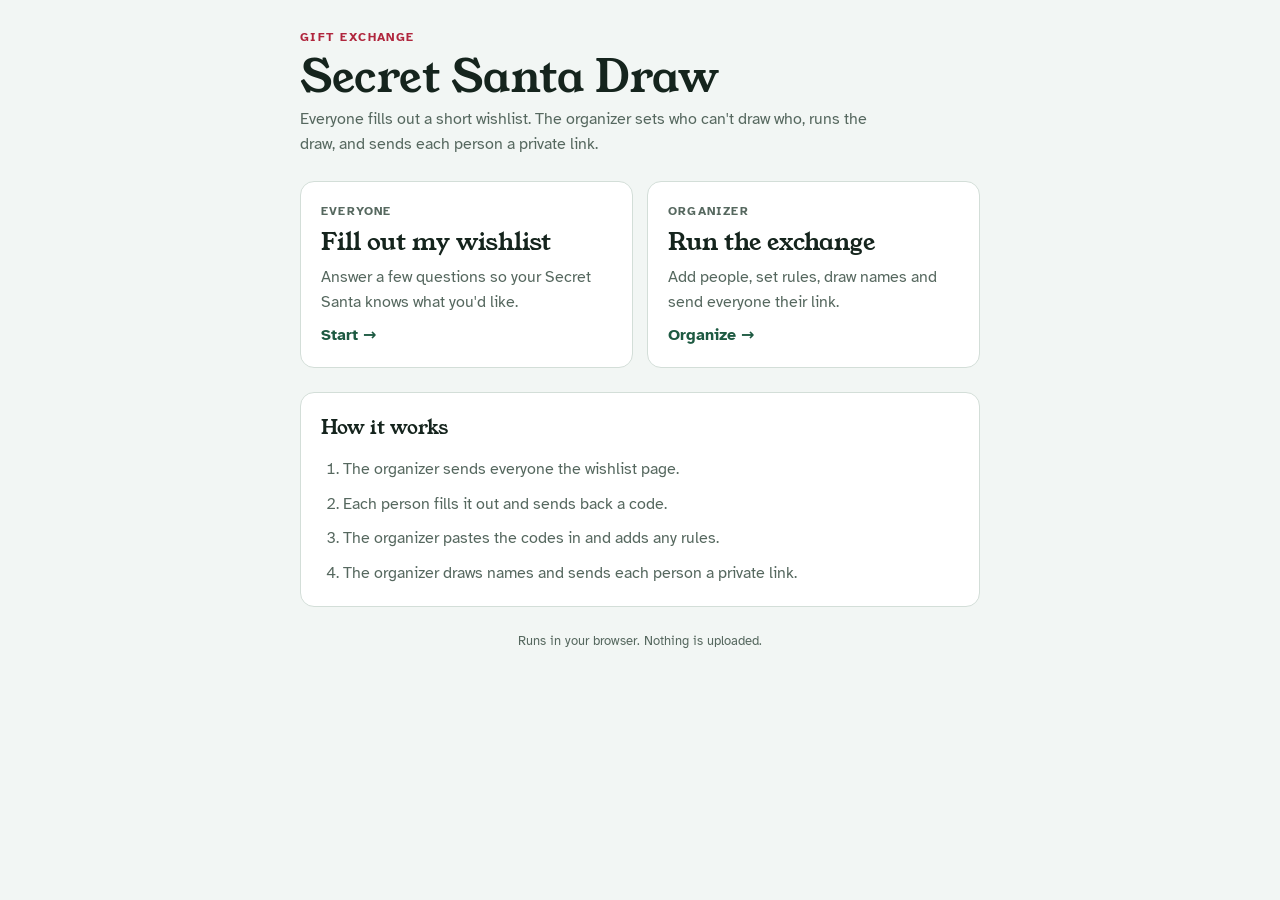
<file: index.html>
<!doctype html>
<html lang="en">
<head>
<meta charset="utf-8">
<meta name="viewport" content="width=device-width, initial-scale=1, viewport-fit=cover">
<title>Secret Santa Draw</title>
<meta name="description" content="Collect wishlists, set who can't draw who, and send everyone a private link to their match.">
<link rel="preconnect" href="https://fonts.googleapis.com">
<link rel="preconnect" href="https://fonts.gstatic.com" crossorigin>
<link rel="stylesheet" href="https://fonts.googleapis.com/css2?family=Young+Serif&family=Atkinson+Hyperlegible:ital,wght@0,400;0,700;1,400&display=swap">
<link rel="icon" type="image/png" href="img/favicon.png">
<link rel="apple-touch-icon" href="img/favicon.png">
<link rel="stylesheet" href="css/style.css">
<script src="js/home.js"></script>
</head>
<body>
<main class="wrap">
  <header>
    <span class="eyebrow">Gift exchange</span>
    <h1>Secret Santa Draw</h1>
    <p class="lede">Everyone fills out a short wishlist. The organizer sets who can't draw who, runs the draw, and sends each person a private link.</p>
  </header>

  <div class="choices">
    <a class="choice" href="wishlist.html">
      <span class="who">Everyone</span>
      <h2>Fill out my wishlist</h2>
      <p>Answer a few questions so your Secret Santa knows what you'd like.</p>
      <span class="go">Start →</span>
    </a>
    <a class="choice" href="organize.html">
      <span class="who">Organizer</span>
      <h2>Run the exchange</h2>
      <p>Add people, set rules, draw names and send everyone their link.</p>
      <span class="go">Organize →</span>
    </a>
  </div>

  <div class="block">
    <h3>How it works</h3>
    <ol class="steps">
      <li>The organizer sends everyone the wishlist page.</li>
      <li>Each person fills it out and sends back a code.</li>
      <li>The organizer pastes the codes in and adds any rules.</li>
      <li>The organizer draws names and sends each person a private link.</li>
    </ol>
  </div>

  <footer>Runs in your browser. Nothing is uploaded.</footer>
</main>
</body>
</html>
</file>
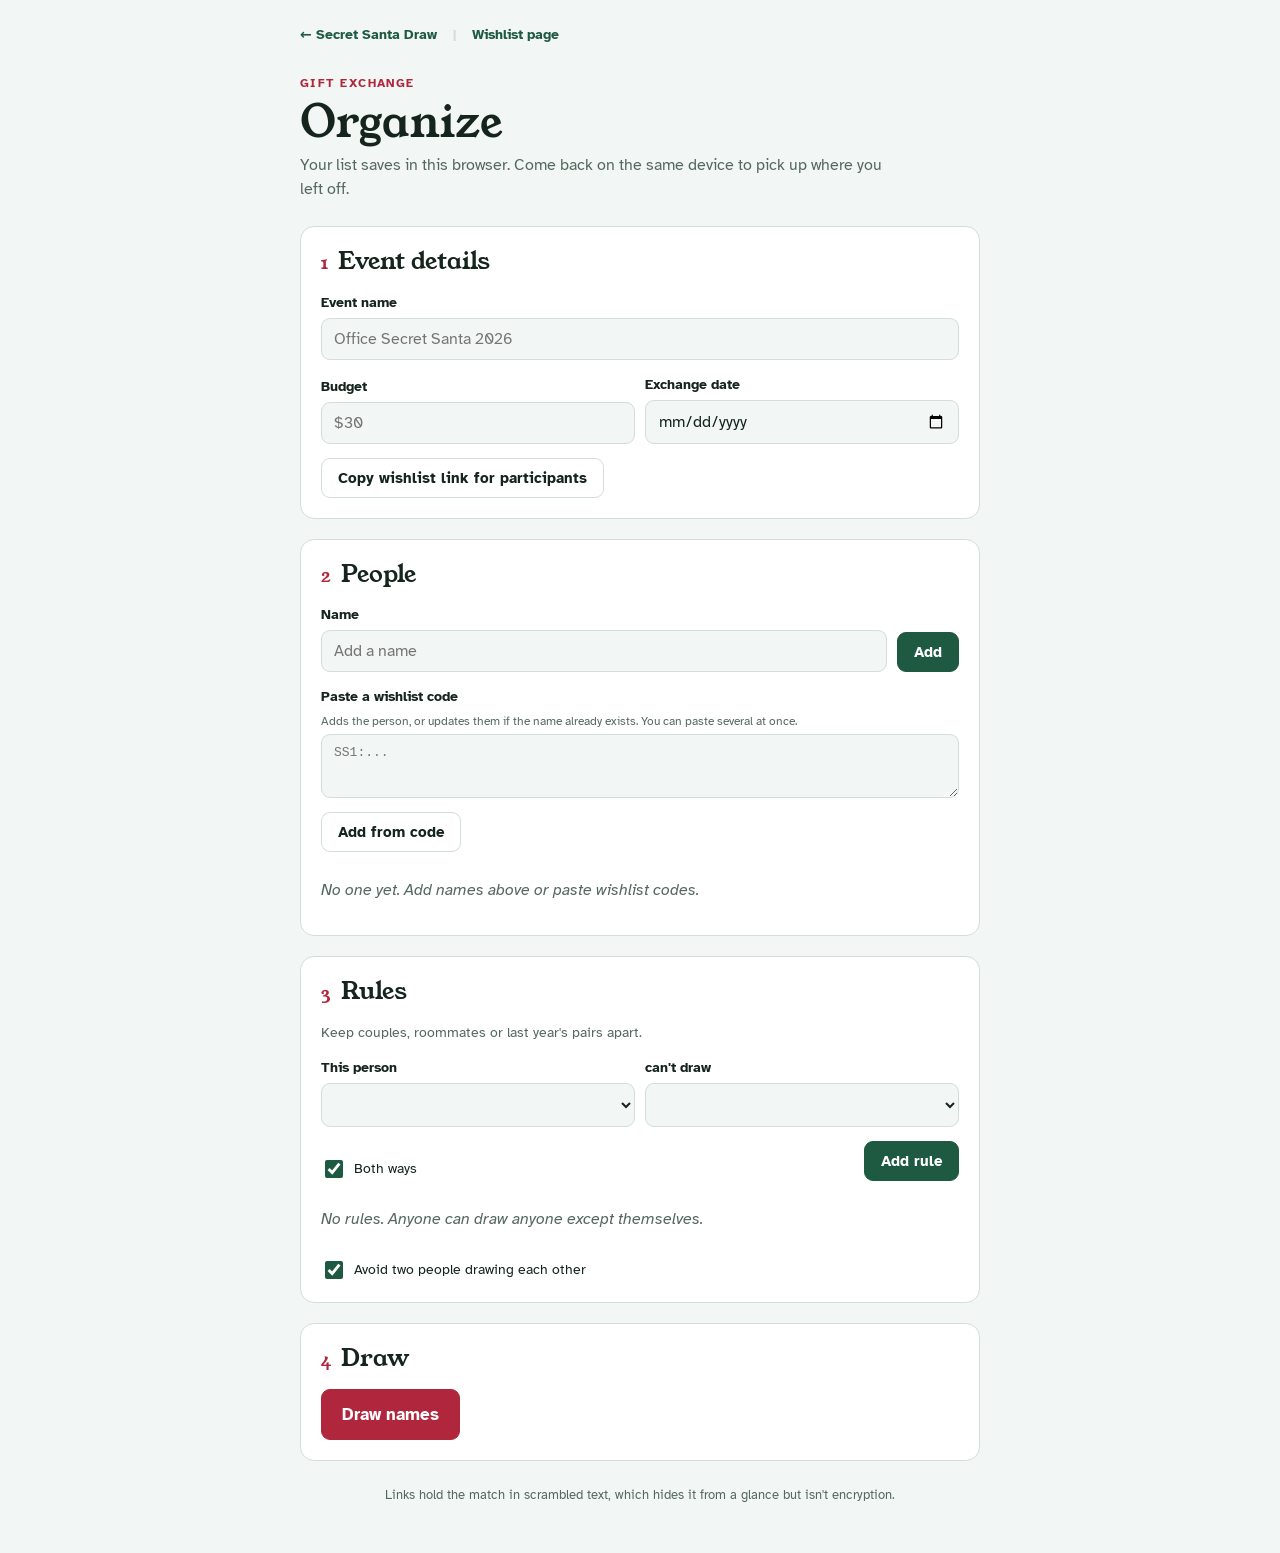
<file: organize.html>
<!doctype html>
<html lang="en">
<head>
<meta charset="utf-8">
<meta name="viewport" content="width=device-width, initial-scale=1, viewport-fit=cover">
<title>Secret Santa Organizer</title>
<link rel="preconnect" href="https://fonts.googleapis.com">
<link rel="preconnect" href="https://fonts.gstatic.com" crossorigin>
<link rel="stylesheet" href="https://fonts.googleapis.com/css2?family=Young+Serif&family=Atkinson+Hyperlegible:ital,wght@0,400;0,700;1,400&display=swap">
<link rel="icon" type="image/png" href="img/favicon.png">
<link rel="apple-touch-icon" href="img/favicon.png">
<link rel="stylesheet" href="css/style.css">
</head>
<body>
<main class="wrap">
  <nav class="topnav">
    <a href="index.html">← Secret Santa Draw</a>
    <span class="sep">|</span>
    <a href="wishlist.html">Wishlist page</a>
  </nav>

  <header>
    <span class="eyebrow" id="event-eyebrow">Gift exchange</span>
    <h1>Organize</h1>
    <p class="lede">Your list saves in this browser. Come back on the same device to pick up where you left off.</p>
  </header>

  <section class="panel">
    <!-- 1. Event -->
    <div class="block">
      <div class="block-head"><span class="step">1</span><h2>Event details</h2></div>
      <div class="row">
        <label>Event name <input type="text" id="ev-name" placeholder="Office Secret Santa 2026"></label>
      </div>
      <div class="row">
        <label>Budget <input type="text" id="ev-budget" placeholder="$30"></label>
        <label>Exchange date <input type="date" id="ev-date"></label>
      </div>
      <div class="row">
        <button class="btn fit" id="copy-form-link">Copy wishlist link for participants</button>
      </div>
    </div>

    <!-- 2. People -->
    <div class="block">
      <div class="block-head"><span class="step">2</span><h2>People</h2></div>
      <div class="row">
        <label>Name <input type="text" id="add-name" placeholder="Add a name"></label>
        <button class="btn primary fit" id="add-person">Add</button>
      </div>
      <label>Paste a wishlist code <small>Adds the person, or updates them if the name already exists. You can paste several at once.</small>
        <textarea class="code" id="import-code" rows="2" placeholder="SS1:..."></textarea>
      </label>
      <div class="row"><button class="btn fit" id="import-btn">Add from code</button></div>
      <p class="error" id="people-error" hidden></p>
      <ul class="list" id="people-list"></ul>
    </div>

    <!-- 3. Rules -->
    <div class="block">
      <div class="block-head"><span class="step">3</span><h2>Rules</h2></div>
      <p class="hint">Keep couples, roommates or last year's pairs apart.</p>
      <div class="row">
        <label>This person <select id="ex-a"></select></label>
        <label>can't draw <select id="ex-b"></select></label>
      </div>
      <div class="row">
        <label class="check"><input type="checkbox" id="ex-both" checked> Both ways</label>
        <button class="btn primary fit" id="ex-add">Add rule</button>
      </div>
      <ul class="list" id="ex-list"></ul>
      <label class="check"><input type="checkbox" id="no-swaps" checked> Avoid two people drawing each other</label>
    </div>

    <!-- 4. Draw -->
    <div class="block">
      <div class="block-head"><span class="step">4</span><h2>Draw</h2></div>
      <div class="row"><button class="btn big fit" id="draw-btn">Draw names</button></div>
      <p class="error" id="draw-error" hidden></p>
      <div id="results" class="fields" hidden>
        <p class="notice">Send each person only their own link. Drawing again replaces every match, so old links will show old results.</p>
        <label class="check"><input type="checkbox" id="show-matches"> Show matches to me (spoils it if you're playing)</label>
        <ul class="list" id="result-list"></ul>
      </div>
    </div>
  </section>

  <footer>Links hold the match in scrambled text, which hides it from a glance but isn't encryption.</footer>
</main>

<script src="js/common.js"></script>
<script src="js/draw.js"></script>
<script src="js/organize.js"></script>
</body>
</html>
</file>
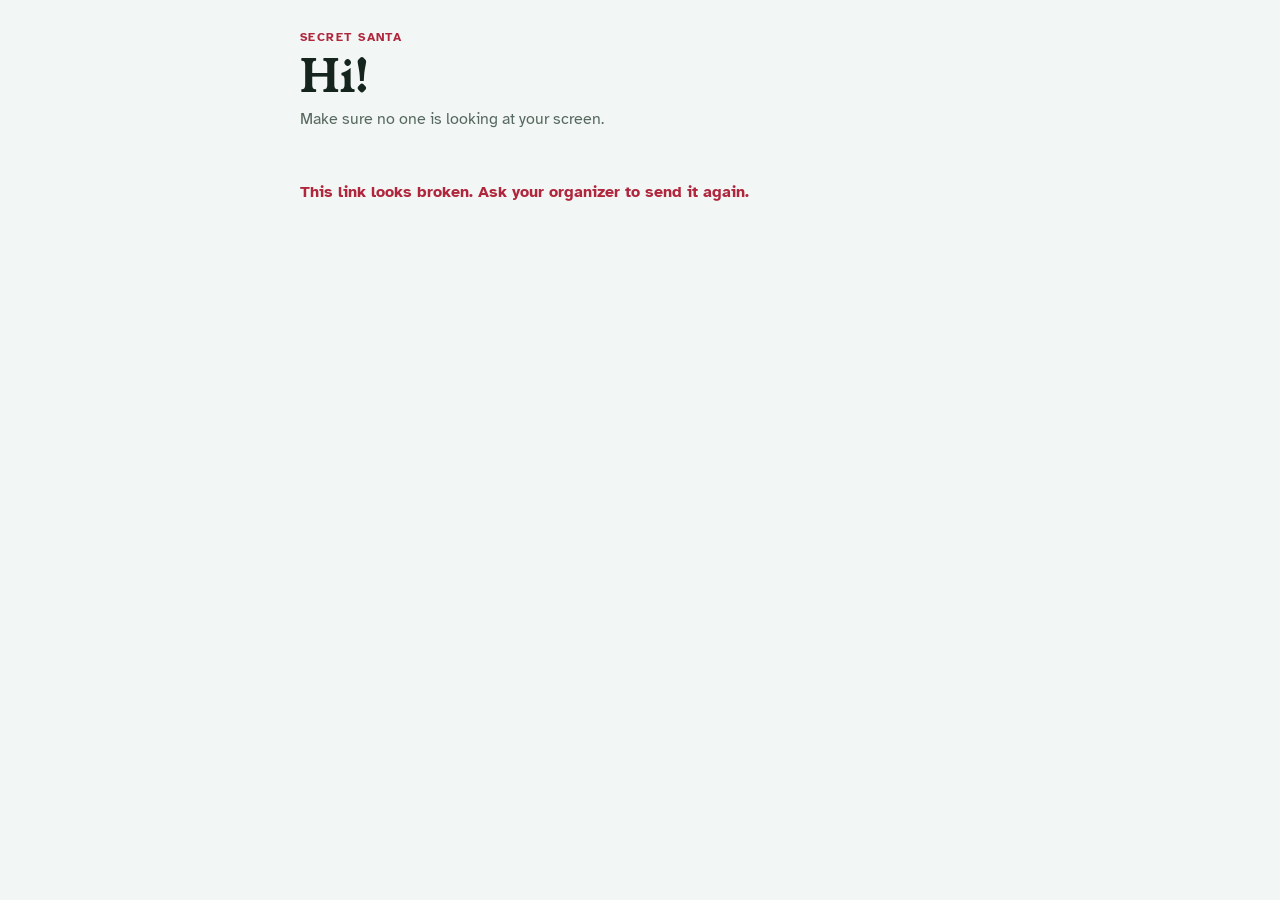
<file: reveal.html>
<!doctype html>
<html lang="en">
<head>
<meta charset="utf-8">
<meta name="viewport" content="width=device-width, initial-scale=1, viewport-fit=cover">
<title>Your Secret Santa Match</title>
<meta name="robots" content="noindex">
<link rel="preconnect" href="https://fonts.googleapis.com">
<link rel="preconnect" href="https://fonts.gstatic.com" crossorigin>
<link rel="stylesheet" href="https://fonts.googleapis.com/css2?family=Young+Serif&family=Atkinson+Hyperlegible:ital,wght@0,400;0,700;1,400&display=swap">
<link rel="icon" type="image/png" href="img/favicon.png">
<link rel="apple-touch-icon" href="img/favicon.png">
<link rel="stylesheet" href="css/style.css">
</head>
<body>
<main class="wrap">
  <header>
    <span class="eyebrow" id="rv-event">Secret Santa</span>
    <h1 id="rv-hello">Hi!</h1>
    <p class="lede">Make sure no one is looking at your screen.</p>
  </header>

  <div class="row"><button class="btn big fit" id="rv-btn">Reveal my person</button></div>

  <div class="block reveal" id="rv-card" hidden>
    <span class="tag">You're getting a gift for</span>
    <div class="receiver" id="rv-name"></div>
    <div class="facts" id="rv-facts"></div>
    <dl class="answers" id="rv-answers"></dl>
  </div>

  <p class="error" id="rv-error" hidden>This link looks broken. Ask your organizer to send it again.</p>
</main>

<script src="js/common.js"></script>
<script src="js/reveal.js"></script>
</body>
</html>
</file>
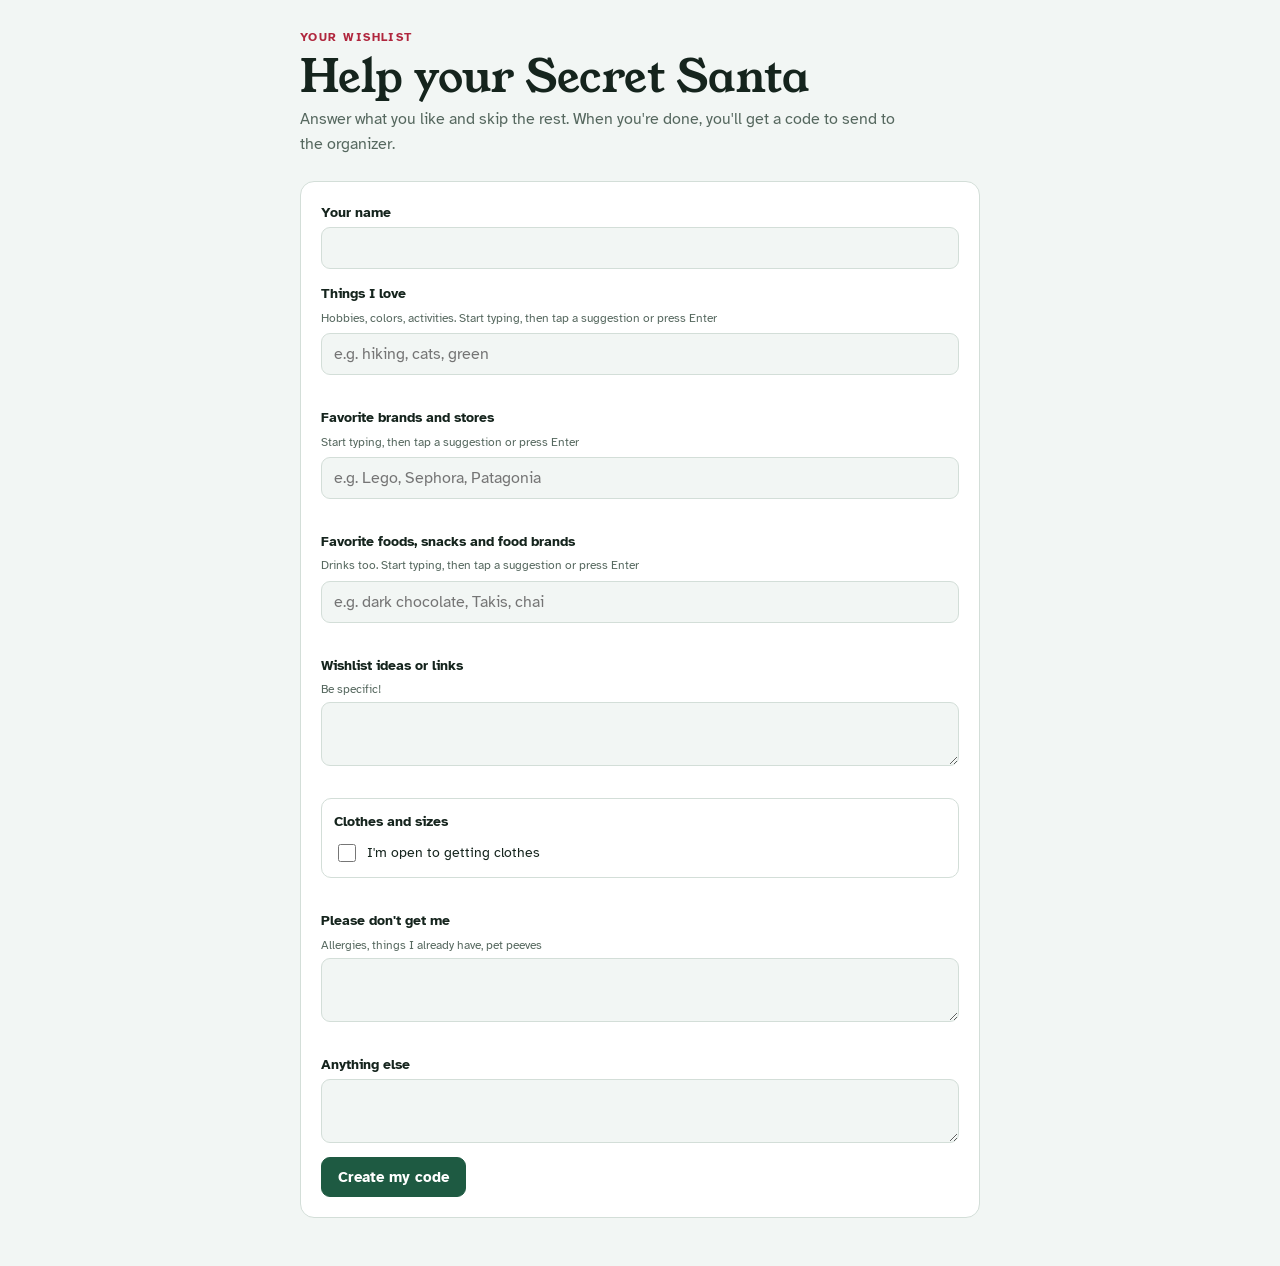
<file: wishlist.html>
<!doctype html>
<html lang="en">
<head>
<meta charset="utf-8">
<meta name="viewport" content="width=device-width, initial-scale=1, viewport-fit=cover">
<title>Secret Santa Wishlist</title>
<link rel="preconnect" href="https://fonts.googleapis.com">
<link rel="preconnect" href="https://fonts.gstatic.com" crossorigin>
<link rel="stylesheet" href="https://fonts.googleapis.com/css2?family=Young+Serif&family=Atkinson+Hyperlegible:ital,wght@0,400;0,700;1,400&display=swap">
<link rel="icon" type="image/png" href="img/favicon.png">
<link rel="apple-touch-icon" href="img/favicon.png">
<link rel="stylesheet" href="css/style.css">
</head>
<body>
<main class="wrap">
  <header>
    <span class="eyebrow">Your wishlist</span>
    <h1>Help your Secret Santa</h1>
    <p class="lede">Answer what you like and skip the rest. When you're done, you'll get a code to send to the organizer.</p>
  </header>

  <section class="panel">
    <div class="block" id="wish-form">
      <label>Your name <input type="text" id="wish-name" autocomplete="name"></label>
      <div class="fields" id="wish-fields"></div>
      <div class="row"><button class="btn primary fit" id="wish-make">Create my code</button></div>
      <p class="error" id="wish-error" hidden></p>
    </div>

    <div class="block" id="wish-result" hidden>
      <h3>Send this code to your organizer</h3>
      <p class="hint">Tap Email or Text to open a message with your code already in it, or copy it yourself. It contains only what you typed above.</p>
      <textarea class="code" id="wish-code" readonly rows="4"></textarea>
      <div class="row">
        <a class="btn primary fit" id="wish-email" href="mailto:">Email it</a>
        <a class="btn primary fit" id="wish-text" href="sms:">Text it</a>
        <button class="btn fit" id="wish-copy">Copy code</button>
      </div>
      <div class="row"><button class="btn fit" id="wish-edit">Edit my wishlist</button></div>
    </div>
  </section>
</main>

<script src="js/common.js"></script>
<script src="js/wishlist.js"></script>
</body>
</html>
</file>
<file: css/style.css>
/* Secret Santa Draw: shared styles for every page.
   Layout: one narrow centered column. Pages: home, wishlist, organize, reveal. */

/* Keep the hidden attribute working even on elements styled with display: flex/grid. */
[hidden] { display: none !important; }

/* ---------- Tokens ---------- */
:root {
  --bg: #F2F6F4;
  --surface: #FFFFFF;
  --soft: #E6EFEA;
  --ink: #15241D;
  --muted: #56685F;
  --line: #D3DED8;
  --pine: #1E5A42;
  --berry: #B0263D;
  --on-accent: #FFFFFF;
  --warn-bg: #FBEFD9;
  --warn-ink: #6B4A0F;
  --font-display: "Young Serif", Georgia, "Times New Roman", serif;
  --font-body: "Atkinson Hyperlegible", system-ui, -apple-system, "Segoe UI", sans-serif;
  --font-mono: ui-monospace, Menlo, Consolas, monospace;
  color-scheme: light;
}
@media (prefers-color-scheme: dark) {
  :root:not([data-theme="light"]) {
    --bg: #0E1713; --surface: #15221C; --soft: #1B2B24; --ink: #E7EFEA; --muted: #9AADA3;
    --line: #283830; --pine: #74C6A3; --berry: #F2677D; --on-accent: #10140F;
    --warn-bg: #3A2E14; --warn-ink: #F3D9A4; color-scheme: dark;
  }
}
:root[data-theme="dark"] {
  --bg: #0E1713; --surface: #15221C; --soft: #1B2B24; --ink: #E7EFEA; --muted: #9AADA3;
  --line: #283830; --pine: #74C6A3; --berry: #F2677D; --on-accent: #10140F;
  --warn-bg: #3A2E14; --warn-ink: #F3D9A4; color-scheme: dark;
}

/* Tag colors: green, red, gold, blue, plum, orange. */
:root {
  --chip1-bg: #DCEFE5; --chip1-ink: #1E5A42;
  --chip2-bg: #F8DDE1; --chip2-ink: #9A1F33;
  --chip3-bg: #F7EBC8; --chip3-ink: #6B4A0F;
  --chip4-bg: #DCE8F7; --chip4-ink: #1F4E85;
  --chip5-bg: #ECDFF3; --chip5-ink: #5E2A7A;
  --chip6-bg: #FBE1D0; --chip6-ink: #8A3B10;
}
@media (prefers-color-scheme: dark) {
  :root:not([data-theme="light"]) {
    --chip1-bg: #1D3A2E; --chip1-ink: #9FDCC0;
    --chip2-bg: #45202A; --chip2-ink: #F7A8B5;
    --chip3-bg: #3E3216; --chip3-ink: #F0D48E;
    --chip4-bg: #1C2E45; --chip4-ink: #A9C8EE;
    --chip5-bg: #36233F; --chip5-ink: #D5B3E8;
    --chip6-bg: #452817; --chip6-ink: #F5B994;
  }
}
:root[data-theme="dark"] {
  --chip1-bg: #1D3A2E; --chip1-ink: #9FDCC0;
  --chip2-bg: #45202A; --chip2-ink: #F7A8B5;
  --chip3-bg: #3E3216; --chip3-ink: #F0D48E;
  --chip4-bg: #1C2E45; --chip4-ink: #A9C8EE;
  --chip5-bg: #36233F; --chip5-ink: #D5B3E8;
  --chip6-bg: #452817; --chip6-ink: #F5B994;
}

/* ---------- Base ---------- */
* { box-sizing: border-box; }
html, body { margin: 0; }
body {
  background: var(--bg);
  color: var(--ink);
  font: 16px/1.55 var(--font-body);
  padding-left: max(16px, env(safe-area-inset-left, 0px));
  padding-right: max(16px, env(safe-area-inset-right, 0px));
  padding-block: max(24px, env(safe-area-inset-top, 0px)) max(48px, env(safe-area-inset-bottom, 0px));
}
.wrap { max-width: 680px; margin: 0 auto; display: flex; flex-direction: column; gap: 24px; }

h1, h2, h3 { font-family: var(--font-display); font-weight: 400; margin: 0; text-wrap: balance; }
h1 { font-size: clamp(32px, 7vw, 44px); line-height: 1.1; }
h2 { font-size: 24px; line-height: 1.2; }
h3 { font-size: 19px; }
a { color: var(--pine); }

/* ---------- Header and nav ---------- */
.topnav { display: flex; align-items: center; gap: 16px; font-size: 14px; font-weight: 700; }
.topnav a { text-decoration: none; }
.topnav a:hover { text-decoration: underline; }
.topnav .sep { color: var(--line); }

header { display: flex; flex-direction: column; gap: 6px; padding-top: 4px; }
.eyebrow { font-size: 12px; letter-spacing: .12em; text-transform: uppercase; color: var(--berry); font-weight: 700; }
.lede { color: var(--muted); margin: 0; max-width: 60ch; }

/* ---------- Home page choices ---------- */
.choices { display: grid; grid-template-columns: repeat(auto-fit, minmax(240px, 1fr)); gap: 14px; }
.choice {
  display: flex; flex-direction: column; gap: 8px;
  background: var(--surface); border: 1px solid var(--line); border-radius: 14px;
  padding: 20px; color: var(--ink); text-decoration: none;
}
.choice:hover { border-color: var(--pine); }
.choice .who { font-size: 12px; letter-spacing: .1em; text-transform: uppercase; color: var(--muted); font-weight: 700; }
.choice p { margin: 0; color: var(--muted); }
.choice .go { margin-top: auto; color: var(--pine); font-weight: 700; }

.steps { margin: 0; padding-left: 22px; display: flex; flex-direction: column; gap: 10px; color: var(--muted); }

/* ---------- Blocks ---------- */
section.panel { display: flex; flex-direction: column; gap: 20px; }
.block {
  background: var(--surface); border: 1px solid var(--line); border-radius: 14px;
  padding: 20px; display: flex; flex-direction: column; gap: 14px; min-width: 0;
}
.block-head { display: flex; align-items: baseline; gap: 10px; }
.step { font-family: var(--font-display); color: var(--berry); font-size: 18px; }
.hint { color: var(--muted); font-size: 14px; margin: 0; }

/* ---------- Forms ---------- */
label { display: flex; flex-direction: column; gap: 4px; font-weight: 700; font-size: 14px; }
label small { font-weight: 400; color: var(--muted); }
input[type="text"], input[type="date"], textarea, select {
  font: 16px var(--font-body); color: var(--ink); background: var(--bg);
  border: 1px solid var(--line); border-radius: 9px; padding: 10px 12px; width: 100%; min-width: 0;
}
textarea { resize: vertical; min-height: 64px; }
textarea.code { font-family: var(--font-mono); font-size: 13px; word-break: break-all; }
input:focus-visible, textarea:focus-visible, select:focus-visible, button:focus-visible, a:focus-visible {
  outline: 3px solid color-mix(in srgb, var(--pine) 45%, transparent); outline-offset: 2px;
}
.row { display: flex; gap: 10px; flex-wrap: wrap; align-items: end; }
.row > * { flex: 1 1 160px; min-width: 0; }
.row > .fit { flex: 0 0 auto; }
.check { flex-direction: row; align-items: center; gap: 8px; font-weight: 400; }
.check input { width: 18px; height: 18px; accent-color: var(--pine); }
.fields { display: flex; flex-direction: column; gap: 32px; }
.tags { display: flex; flex-direction: column; gap: 6px; }
.chips { list-style: none; margin: 0; padding: 0; display: flex; flex-wrap: wrap; gap: 6px; }
.chip {
  --c-bg: var(--chip1-bg); --c-ink: var(--chip1-ink);
  display: inline-flex; align-items: center; gap: 2px; padding: 4px 4px 4px 12px; border-radius: 99px;
  background: var(--c-bg); color: var(--c-ink); font-weight: 700; font-size: 14px;
  max-width: 100%; overflow-wrap: anywhere;
}
/* Tags cycle through six colors in the order they're added. */
.chip:nth-child(6n+2) { --c-bg: var(--chip2-bg); --c-ink: var(--chip2-ink); }
.chip:nth-child(6n+3) { --c-bg: var(--chip3-bg); --c-ink: var(--chip3-ink); }
.chip:nth-child(6n+4) { --c-bg: var(--chip4-bg); --c-ink: var(--chip4-ink); }
.chip:nth-child(6n+5) { --c-bg: var(--chip5-bg); --c-ink: var(--chip5-ink); }
.chip:nth-child(6n+6) { --c-bg: var(--chip6-bg); --c-ink: var(--chip6-ink); }
.chip-x {
  border: 0; background: transparent; color: inherit; cursor: pointer; font-size: 18px; line-height: 1;
  width: 28px; height: 28px; border-radius: 99px; flex: none;
}
.chip-x:hover { background: color-mix(in srgb, currentColor 16%, transparent); }
.tags-box { position: relative; }
.suggest {
  position: absolute; left: 0; right: 0; top: calc(100% + 4px); z-index: 10;
  list-style: none; margin: 0; padding: 4px; background: var(--surface);
  border: 1px solid var(--line); border-radius: 9px; box-shadow: 0 8px 24px rgb(0 0 0 / .12);
}
.suggest li { padding: 10px 12px; border-radius: 6px; cursor: pointer; }
.suggest li[aria-selected="true"], .suggest li:hover { background: var(--soft); }
.sizes { display: flex; flex-direction: column; gap: 8px; border: 1px solid var(--line); border-radius: 10px; padding: 12px; }
.sizes-title { font-weight: 700; font-size: 14px; }
.sizes-body { display: flex; flex-direction: column; gap: 12px; padding-top: 4px; }
.sizes-grid { display: grid; grid-template-columns: repeat(auto-fit, minmax(180px, 1fr)); gap: 12px; }

/* ---------- Buttons ---------- */
.btn {
  font: 700 15px var(--font-body); border-radius: 9px; padding: 10px 16px; cursor: pointer;
  border: 1px solid var(--line); background: var(--surface); color: var(--ink);
}
a.btn { display: inline-block; text-decoration: none; text-align: center; line-height: normal; }
.btn:hover { background: var(--soft); }
.btn.primary { background: var(--pine); border-color: var(--pine); color: var(--on-accent); }
.btn.primary:hover { filter: brightness(1.08); }
.btn.big { background: var(--berry); border-color: var(--berry); color: var(--on-accent); font-size: 17px; padding: 14px 20px; }
.btn.small { padding: 6px 10px; font-size: 13px; }
.btn.ghost { border-color: transparent; background: transparent; color: var(--muted); }
.btn.ghost:hover { color: var(--berry); background: transparent; }

/* ---------- Lists ---------- */
.list { list-style: none; margin: 0; padding: 0; display: flex; flex-direction: column; }
.list > li { border-top: 1px solid var(--line); padding: 12px 0; display: flex; flex-direction: column; gap: 10px; }
.list > li:first-child { border-top: 0; }
.item-top { display: flex; align-items: center; gap: 10px; flex-wrap: wrap; }
.item-name { font-weight: 700; flex: 1 1 auto; min-width: 0; overflow-wrap: anywhere; }
.item-name.plain { font-weight: 400; }
.pill { font-size: 12px; font-weight: 700; padding: 3px 9px; border-radius: 99px; white-space: nowrap; }
.pill.ok { background: color-mix(in srgb, var(--pine) 16%, transparent); color: var(--pine); }
.pill.missing { background: var(--soft); color: var(--muted); }
.empty { color: var(--muted); font-style: italic; margin: 0; }
.match { font-size: 14px; color: var(--muted); }
.match strong { color: var(--ink); }

details.edit > summary { cursor: pointer; color: var(--pine); font-weight: 700; font-size: 14px; }
details.edit[open] > summary { margin-bottom: 10px; }

/* ---------- Messages ---------- */
.notice { background: var(--warn-bg); color: var(--warn-ink); border-radius: 10px; padding: 10px 14px; font-size: 14px; margin: 0; }
.error { color: var(--berry); font-weight: 700; margin: 0; }
.toast {
  position: fixed; left: 50%; transform: translateX(-50%);
  bottom: calc(20px + env(safe-area-inset-bottom, 0px));
  background: var(--ink); color: var(--bg); padding: 10px 16px; border-radius: 10px;
  font-weight: 700; font-size: 14px; z-index: 20;
}

/* ---------- Reveal card ---------- */
.reveal { gap: 18px; padding: 28px 22px; }
.tag {
  align-self: flex-start; background: var(--berry); color: var(--on-accent);
  font-size: 12px; font-weight: 700; letter-spacing: .1em; text-transform: uppercase;
  padding: 4px 10px; border-radius: 4px;
}
.receiver { font-family: var(--font-display); font-size: clamp(36px, 10vw, 56px); line-height: 1.05; color: var(--berry); overflow-wrap: anywhere; }
.facts { display: grid; grid-template-columns: repeat(auto-fit, minmax(140px, 1fr)); gap: 10px; }
.fact { background: var(--soft); border-radius: 10px; padding: 10px 12px; }
.fact span { display: block; font-size: 12px; text-transform: uppercase; letter-spacing: .08em; color: var(--muted); }
.fact b { font-variant-numeric: tabular-nums; }
.answers { margin: 0; display: flex; flex-direction: column; gap: 14px; }
.answers dt { font-size: 12px; text-transform: uppercase; letter-spacing: .08em; color: var(--muted); font-weight: 700; }
.answers dd { margin: 2px 0 0; white-space: pre-wrap; overflow-wrap: anywhere; }

footer { color: var(--muted); font-size: 13px; text-align: center; }

@media (prefers-reduced-motion: no-preference) {
  .pop { animation: pop .45s ease-out; }
  @keyframes pop { from { transform: scale(.96); opacity: .4; } to { transform: none; opacity: 1; } }
}
</file>
